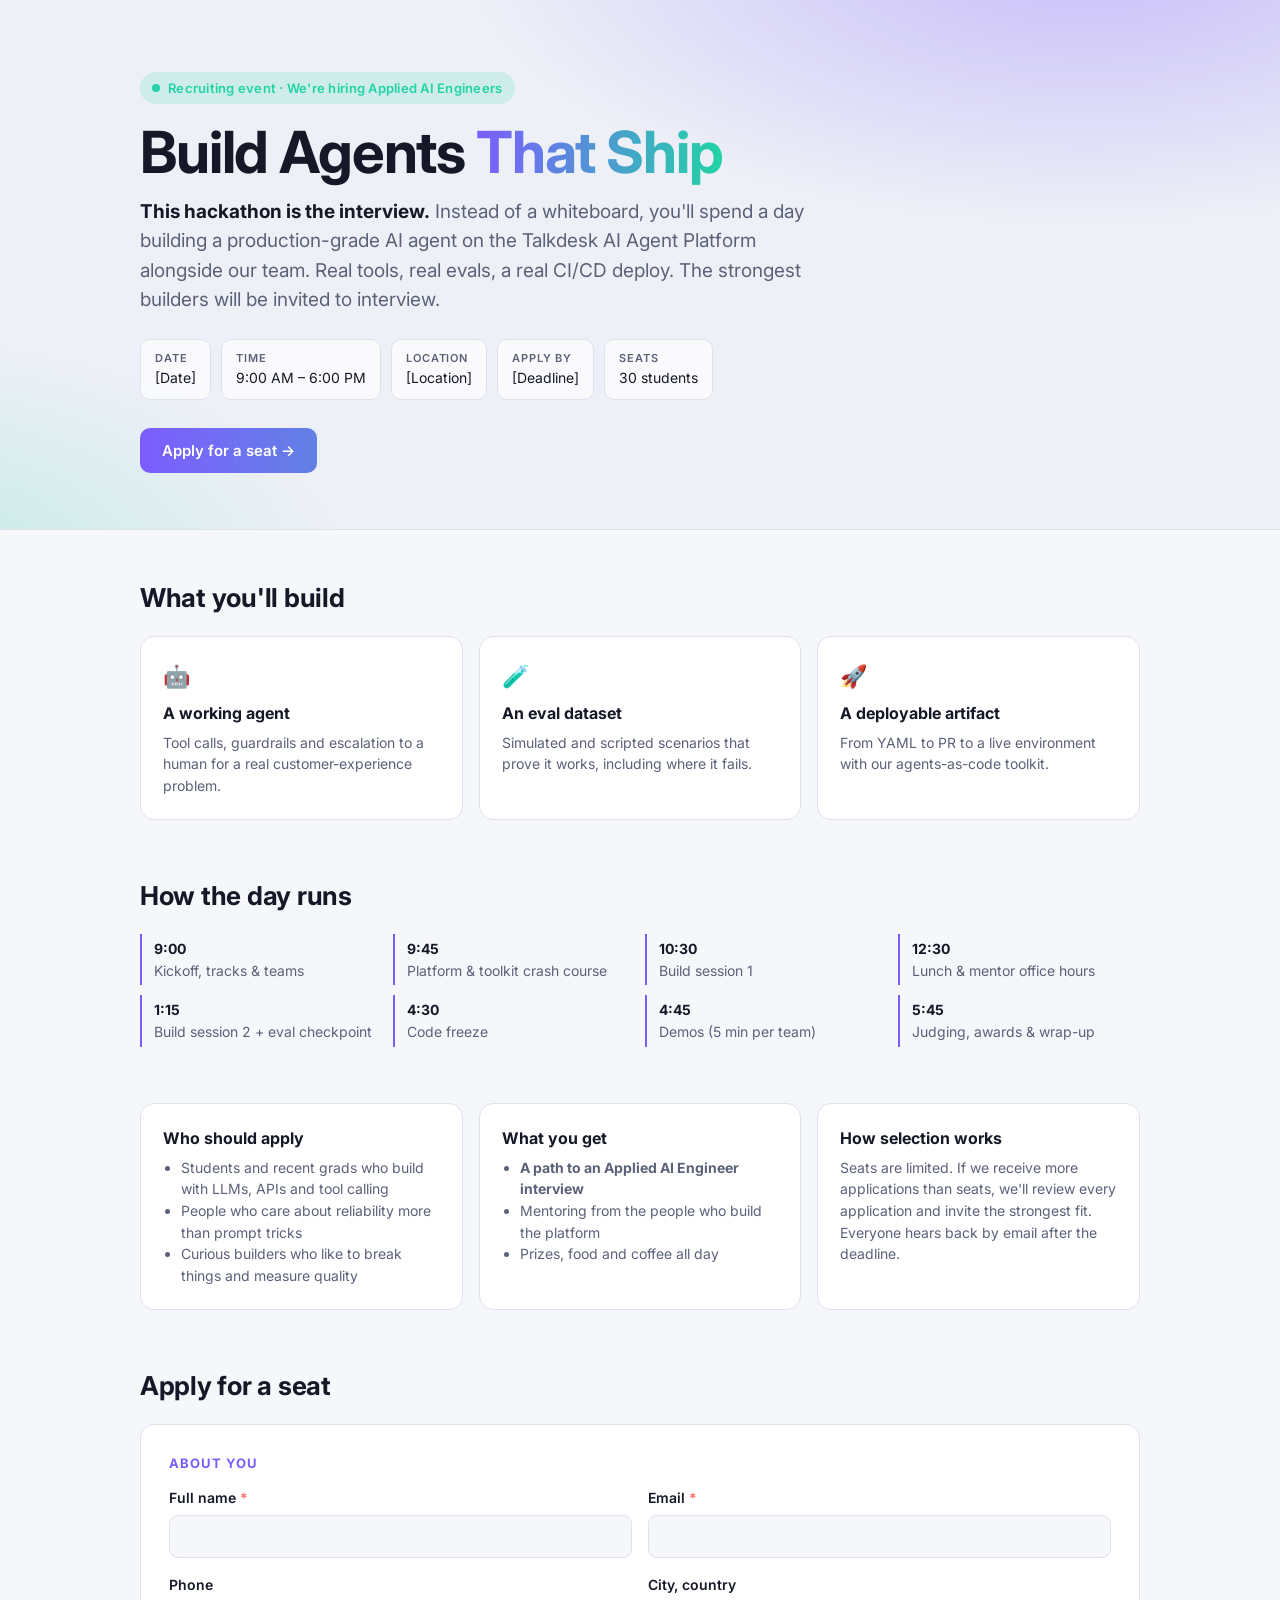
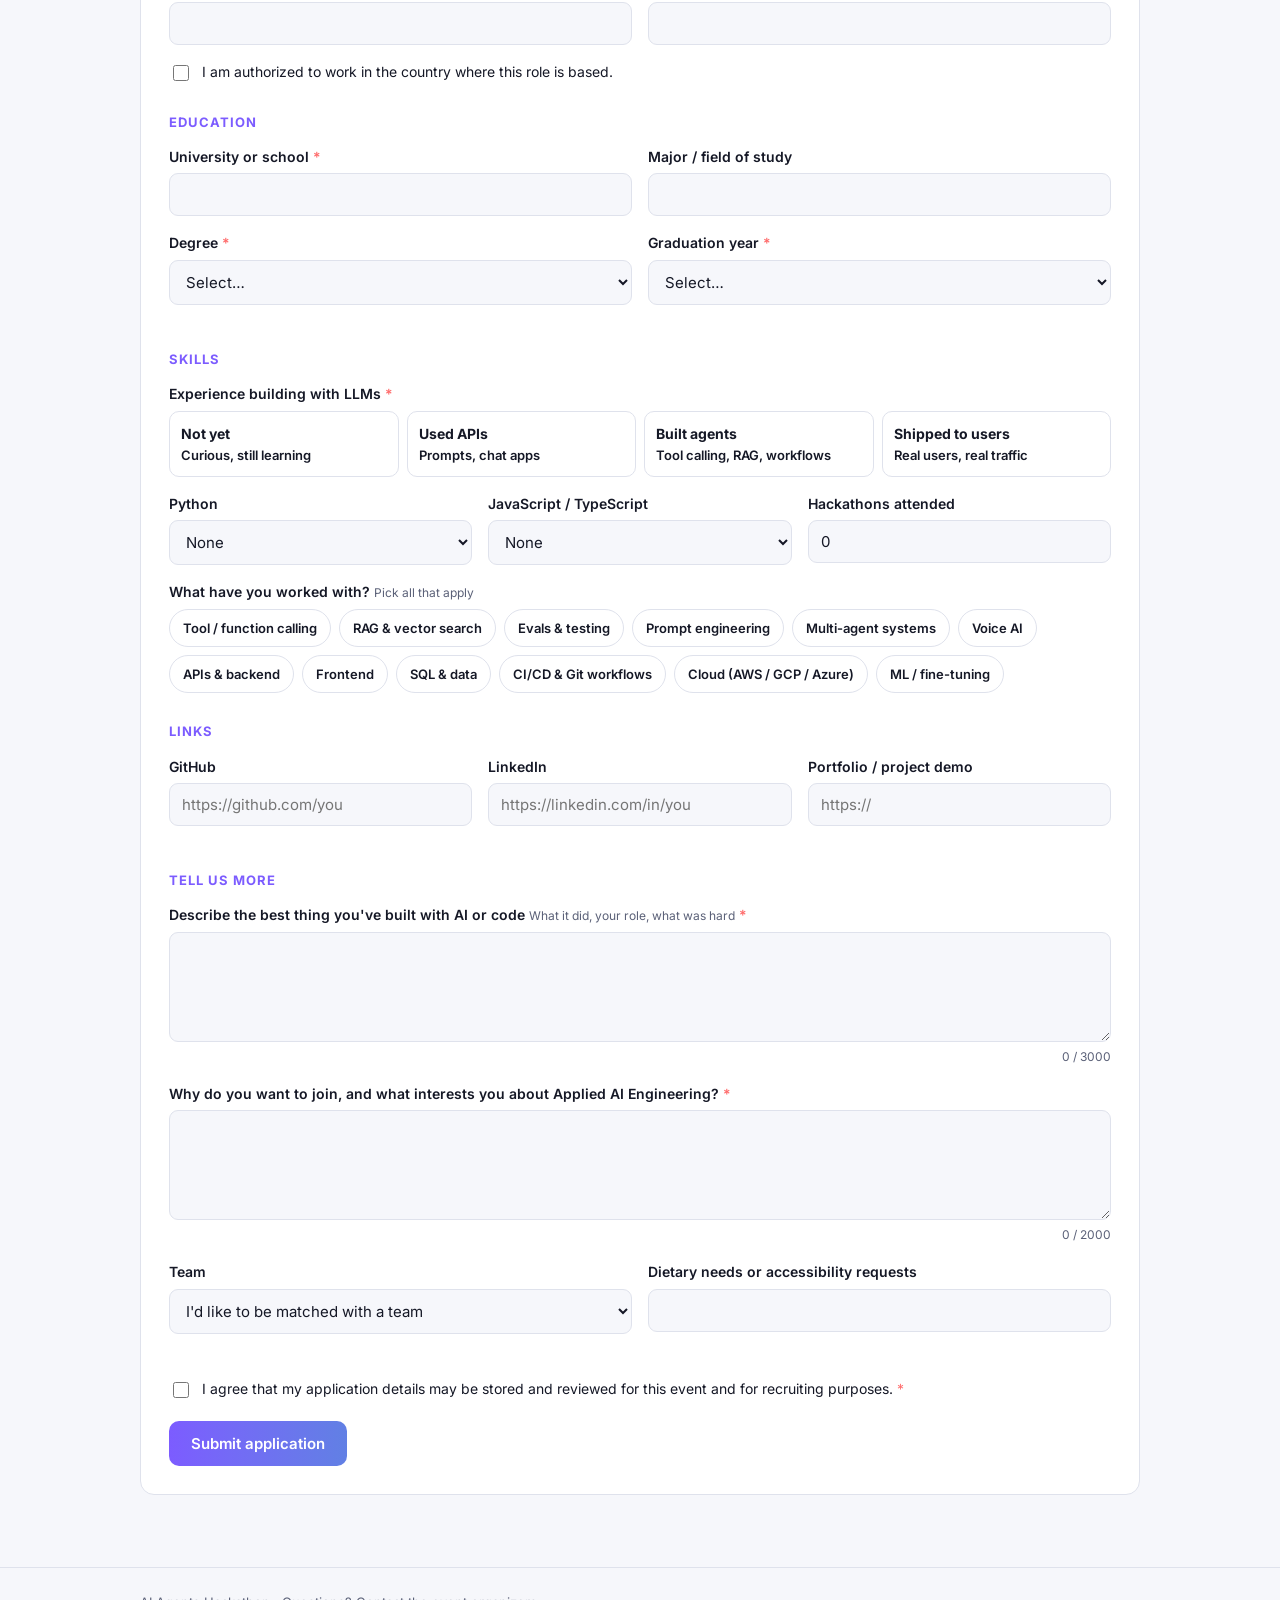
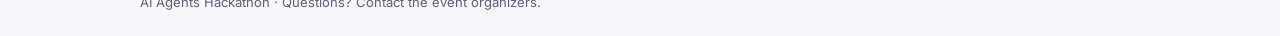
<file: index.html>
<!doctype html>
<html lang="en">
<head>
  <meta charset="utf-8" />
  <meta name="viewport" content="width=device-width, initial-scale=1" />
  <title>AI Agents Hackathon</title>
  <meta name="description" content="Recruiting hackathon for Applied AI Engineers: build a production-grade AI agent in one day." />
  <link rel="preconnect" href="https://fonts.googleapis.com" />
  <link href="https://fonts.googleapis.com/css2?family=Inter:wght@400;600;700;800&display=swap" rel="stylesheet" />
  <link rel="stylesheet" href="styles.css" />
  <link rel="icon" href="data:image/svg+xml,<svg xmlns='http://www.w3.org/2000/svg' viewBox='0 0 100 100'><text y='.9em' font-size='90'>⚡</text></svg>" />
</head>
<body>
  <header class="hero">
    <div class="wrap">
      <span class="badge">Recruiting event · We're hiring Applied AI Engineers</span>
      <h1>Build Agents <span>That Ship</span></h1>
      <p class="lede">
        <strong>This hackathon is the interview.</strong> Instead of a whiteboard, you'll spend a day building a
        production-grade AI agent on the Talkdesk AI Agent Platform alongside our team. Real tools, real evals,
        a real CI/CD deploy. The strongest builders will be invited to interview.
      </p>
      <div class="meta">
        <div><b>Date</b><span data-cfg="eventDate"></span></div>
        <div><b>Time</b>9:00 AM – 6:00 PM</div>
        <div><b>Location</b><span data-cfg="eventLocation"></span></div>
        <div><b>Apply by</b><span data-cfg="registrationDeadline"></span></div>
        <div><b>Seats</b><span data-cfg="capacity"></span> students</div>
      </div>
      <a class="btn" href="#register">Apply for a seat →</a>
    </div>
  </header>

  <main>
    <section class="info">
      <div class="wrap">
        <h2>What you'll build</h2>
        <div class="grid-3">
          <div class="card"><span class="icon">🤖</span><h3>A working agent</h3><p>Tool calls, guardrails and escalation to a human for a real customer-experience problem.</p></div>
          <div class="card"><span class="icon">🧪</span><h3>An eval dataset</h3><p>Simulated and scripted scenarios that prove it works, including where it fails.</p></div>
          <div class="card"><span class="icon">🚀</span><h3>A deployable artifact</h3><p>From YAML to PR to a live environment with our agents-as-code toolkit.</p></div>
        </div>
      </div>
    </section>

    <section class="info">
      <div class="wrap">
        <h2>How the day runs</h2>
        <div class="timeline">
          <div><b>9:00</b>Kickoff, tracks &amp; teams</div>
          <div><b>9:45</b>Platform &amp; toolkit crash course</div>
          <div><b>10:30</b>Build session 1</div>
          <div><b>12:30</b>Lunch &amp; mentor office hours</div>
          <div><b>1:15</b>Build session 2 + eval checkpoint</div>
          <div><b>4:30</b>Code freeze</div>
          <div><b>4:45</b>Demos (5 min per team)</div>
          <div><b>5:45</b>Judging, awards &amp; wrap-up</div>
        </div>
      </div>
    </section>

    <section class="info">
      <div class="wrap grid-3">
        <div class="card"><h3>Who should apply</h3><ul><li>Students and recent grads who build with LLMs, APIs and tool calling</li><li>People who care about reliability more than prompt tricks</li><li>Curious builders who like to break things and measure quality</li></ul></div>
        <div class="card"><h3>What you get</h3><ul><li><strong>A path to an Applied AI Engineer interview</strong></li><li>Mentoring from the people who build the platform</li><li>Prizes, food and coffee all day</li></ul></div>
        <div class="card"><h3>How selection works</h3><p>Seats are limited. If we receive more applications than seats, we'll review every application and invite the strongest fit. Everyone hears back by email after the deadline.</p></div>
      </div>
    </section>

    <section id="register">
      <div class="wrap">
        <h2>Apply for a seat</h2>
        <div id="success" class="card success" hidden>
          <div class="big">🎉</div>
          <h2>Application received</h2>
          <p class="muted">Thanks, <span id="success-name"></span>. We'll email you after the application deadline to let you know whether you have a seat.</p>
        </div>

        <form id="reg-form" class="card" novalidate>
          <div id="form-error" class="alert error" role="alert"></div>

          <fieldset>
            <legend>About you</legend>
            <div class="row">
              <div class="field"><label class="req" for="full_name">Full name</label><input id="full_name" name="full_name" type="text" required maxlength="120" autocomplete="name" /></div>
              <div class="field"><label class="req" for="email">Email</label><input id="email" name="email" type="email" required maxlength="200" autocomplete="email" /></div>
            </div>
            <div class="row">
              <div class="field"><label for="phone">Phone</label><input id="phone" name="phone" type="tel" maxlength="40" autocomplete="tel" /></div>
              <div class="field"><label for="location">City, country</label><input id="location" name="location" type="text" maxlength="120" /></div>
            </div>
            <label class="check"><input type="checkbox" name="work_authorized" id="work_authorized" /> I am authorized to work in the country where this role is based.</label>
          </fieldset>

          <fieldset>
            <legend>Education</legend>
            <div class="row">
              <div class="field"><label class="req" for="university">University or school</label><input id="university" name="university" type="text" required maxlength="160" /></div>
              <div class="field"><label for="major">Major / field of study</label><input id="major" name="major" type="text" maxlength="120" /></div>
            </div>
            <div class="row">
              <div class="field"><label class="req" for="degree_level">Degree</label>
                <select id="degree_level" name="degree_level" required>
                  <option value="">Select…</option>
                  <option value="bachelors">Bachelor's</option>
                  <option value="masters">Master's</option>
                  <option value="phd">PhD</option>
                  <option value="bootcamp">Bootcamp</option>
                  <option value="other">Other</option>
                </select>
              </div>
              <div class="field"><label class="req" for="graduation_year">Graduation year</label><select id="graduation_year" name="graduation_year" required></select></div>
            </div>
          </fieldset>

          <fieldset>
            <legend>Skills</legend>
            <div class="field" style="margin-bottom:16px">
              <label class="req">Experience building with LLMs</label>
              <div class="radios">
                <label class="radio"><input type="radio" name="llm_experience" value="none" required /><span><b>Not yet</b>Curious, still learning</span></label>
                <label class="radio"><input type="radio" name="llm_experience" value="used_apis" /><span><b>Used APIs</b>Prompts, chat apps</span></label>
                <label class="radio"><input type="radio" name="llm_experience" value="built_agents" /><span><b>Built agents</b>Tool calling, RAG, workflows</span></label>
                <label class="radio"><input type="radio" name="llm_experience" value="shipped_production" /><span><b>Shipped to users</b>Real users, real traffic</span></label>
              </div>
            </div>
            <div class="row three">
              <div class="field"><label for="python_level">Python</label><select id="python_level" name="python_level" class="level"></select></div>
              <div class="field"><label for="javascript_level">JavaScript / TypeScript</label><select id="javascript_level" name="javascript_level" class="level"></select></div>
              <div class="field"><label for="hackathons_count">Hackathons attended</label><input id="hackathons_count" name="hackathons_count" type="number" min="0" max="100" value="0" /></div>
            </div>
            <div class="field">
              <label>What have you worked with? <span class="hint">Pick all that apply</span></label>
              <div class="chips" id="skills"></div>
            </div>
          </fieldset>

          <fieldset>
            <legend>Links</legend>
            <div class="row three">
              <div class="field"><label for="github_url">GitHub</label><input id="github_url" name="github_url" type="url" placeholder="https://github.com/you" maxlength="300" /></div>
              <div class="field"><label for="linkedin_url">LinkedIn</label><input id="linkedin_url" name="linkedin_url" type="url" placeholder="https://linkedin.com/in/you" maxlength="300" /></div>
              <div class="field"><label for="portfolio_url">Portfolio / project demo</label><input id="portfolio_url" name="portfolio_url" type="url" placeholder="https://" maxlength="300" /></div>
            </div>
          </fieldset>

          <fieldset>
            <legend>Tell us more</legend>
            <div class="field" style="margin-bottom:16px">
              <label class="req" for="project_description">Describe the best thing you've built with AI or code <span class="hint">What it did, your role, what was hard</span></label>
              <textarea id="project_description" name="project_description" required minlength="20" maxlength="3000"></textarea>
              <div class="counter" data-for="project_description"></div>
            </div>
            <div class="field" style="margin-bottom:16px">
              <label class="req" for="why_join">Why do you want to join, and what interests you about Applied AI Engineering?</label>
              <textarea id="why_join" name="why_join" required minlength="20" maxlength="2000"></textarea>
              <div class="counter" data-for="why_join"></div>
            </div>
            <div class="row">
              <div class="field"><label for="team_status">Team</label>
                <select id="team_status" name="team_status">
                  <option value="need_team">I'd like to be matched with a team</option>
                  <option value="have_team">I'm applying with a team</option>
                </select>
              </div>
              <div class="field"><label for="dietary_needs">Dietary needs or accessibility requests</label><input id="dietary_needs" name="dietary_needs" type="text" maxlength="300" /></div>
            </div>
          </fieldset>

          <label class="check" style="margin-bottom:20px"><input type="checkbox" id="consent" name="consent" required /> <span class="req">I agree that my application details may be stored and reviewed for this event and for recruiting purposes.</span></label>

          <button class="btn" type="submit" id="submit-btn">Submit application</button>
        </form>
      </div>
    </section>
  </main>

  <footer><div class="wrap">AI Agents Hackathon · Questions? Contact the event organizers.</div></footer>

  <script src="config.js"></script>
  <script src="app.js"></script>
</body>
</html>
</file>
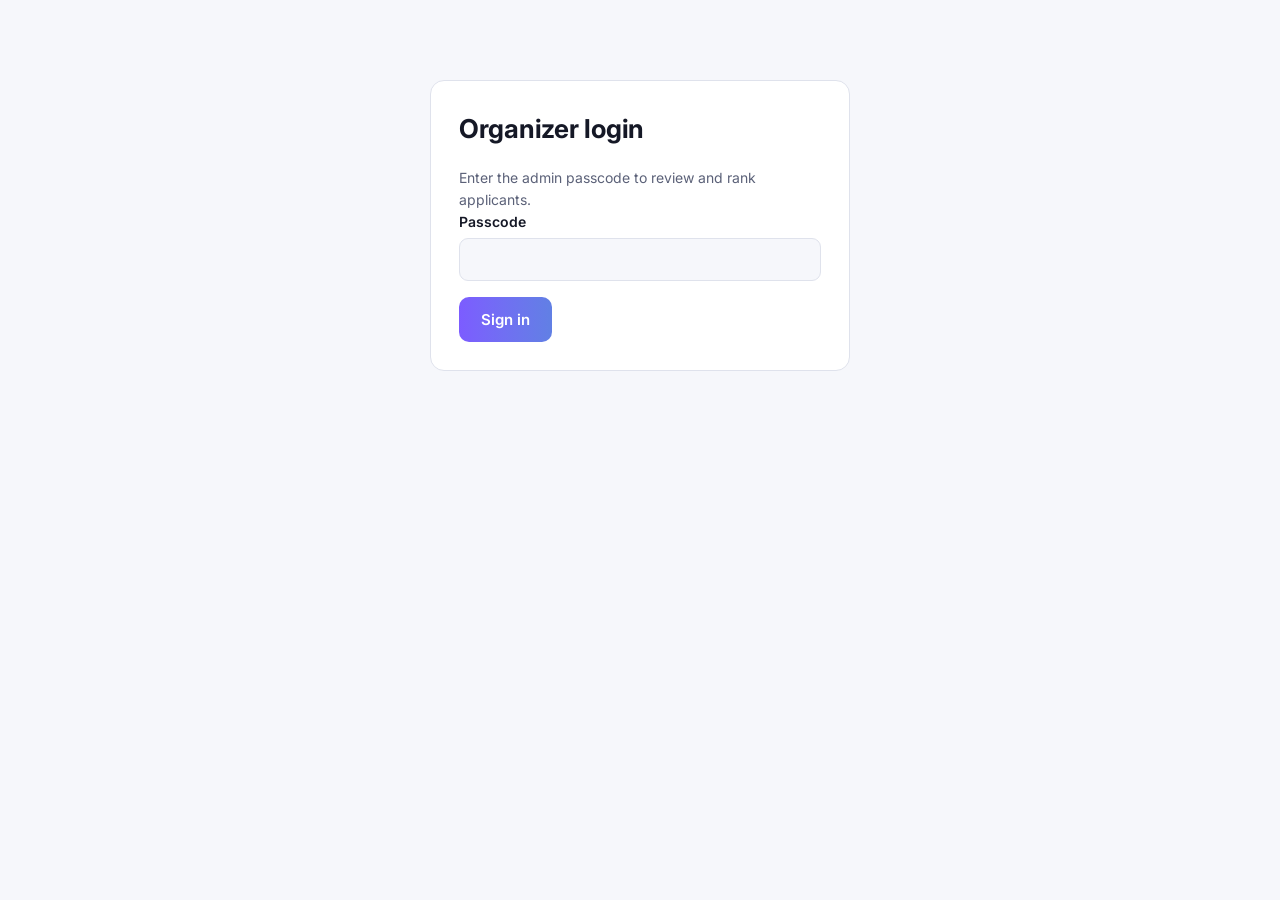
<file: admin.html>
<!doctype html>
<html lang="en">
<head>
  <meta charset="utf-8" />
  <meta name="viewport" content="width=device-width, initial-scale=1" />
  <meta name="robots" content="noindex, nofollow" />
  <title>Hackathon Applicant Ranking</title>
  <link rel="preconnect" href="https://fonts.googleapis.com" />
  <link href="https://fonts.googleapis.com/css2?family=Inter:wght@400;600;700;800&display=swap" rel="stylesheet" />
  <link rel="stylesheet" href="styles.css" />
</head>
<body>
  <div class="wrap">
    <form id="login" class="card login">
      <h2>Organizer login</h2>
      <p class="muted">Enter the admin passcode to review and rank applicants.</p>
      <div id="login-error" class="alert error" role="alert"></div>
      <div class="field" style="margin-bottom:16px"><label for="passcode">Passcode</label><input id="passcode" type="password" autocomplete="current-password" required /></div>
      <button class="btn" type="submit">Sign in</button>
    </form>

    <div id="app" hidden>
      <div class="admin-bar">
        <h2 style="margin:0">Applicant ranking</h2>
        <div class="group">
          <input id="search" type="text" placeholder="Search name, school, email…" style="width:220px" />
          <select id="filter" style="width:150px">
            <option value="">All statuses</option>
            <option value="pending">Pending</option>
            <option value="invited">Invited</option>
            <option value="waitlisted">Waitlisted</option>
            <option value="declined">Declined</option>
          </select>
          <button class="btn ghost small" id="refresh">Refresh</button>
          <button class="btn ghost small" id="export">Export CSV</button>
          <button class="btn ghost small" id="logout">Sign out</button>
        </div>
      </div>

      <div class="stats" id="stats"></div>

      <div class="card" style="margin-bottom:16px; display:flex; gap:12px; align-items:center; flex-wrap:wrap">
        <div style="flex:1; min-width:260px">
          <b>Apply the cutoff</b>
          <div class="muted" style="font-size:13px">Invites the top <i>N</i> by final score (excluding declined) and waitlists everyone else. The dashed line in the table marks the current cutoff.</div>
        </div>
        <label for="capacity" style="font-weight:600">Seats</label>
        <input id="capacity" type="number" min="1" max="1000" style="width:90px" />
        <button class="btn small" id="apply-cutoff">Invite top N</button>
      </div>

      <div class="table-wrap">
        <table>
          <thead>
            <tr>
              <th>Rank</th><th>Final</th><th>Auto</th><th>Adj</th><th>Name</th><th>School</th>
              <th>Grad</th><th>LLM exp.</th><th>Py / JS</th><th>Skills</th><th>Status</th><th>Applied</th>
            </tr>
          </thead>
          <tbody id="rows"></tbody>
        </table>
      </div>
      <p class="muted" style="font-size:13px; margin: 12px 0 40px">
        Click a row to read the full application and adjust its score (±20), status and notes.
        Auto score (0–100) weighs LLM experience, Python/JS level, skills, GitHub/portfolio, hackathons, depth of written answers, degree, graduation timing and work authorization. See README for the full rubric.
      </p>
    </div>
  </div>

  <script src="config.js"></script>
  <script src="admin.js"></script>
</body>
</html>
</file>
<file: styles.css>
:root {
  --bg: #0b0d14;
  --bg-2: #11141e;
  --card: #151926;
  --line: #262b3d;
  --text: #e8eaf2;
  --muted: #9aa1b8;
  --accent: #7c5cff;
  --accent-2: #22d3a6;
  --danger: #ff6b6b;
  --warn: #ffb547;
  --radius: 14px;
  --font: "Inter", system-ui, -apple-system, Segoe UI, Roboto, sans-serif;
}
@media (prefers-color-scheme: light) {
  :root {
    --bg: #f6f7fb;
    --bg-2: #eef0f7;
    --card: #ffffff;
    --line: #dfe2ec;
    --text: #151826;
    --muted: #5b6178;
  }
}
* { box-sizing: border-box; }
html, body { margin: 0; }
body {
  background: var(--bg);
  color: var(--text);
  font-family: var(--font);
  line-height: 1.55;
  -webkit-font-smoothing: antialiased;
}
a { color: var(--accent); }
.wrap { max-width: 1040px; margin: 0 auto; padding: 0 20px; }

/* Hero */
.hero {
  position: relative;
  overflow: hidden;
  padding: 72px 0 56px;
  border-bottom: 1px solid var(--line);
  background:
    radial-gradient(900px 400px at 85% -10%, color-mix(in srgb, var(--accent) 35%, transparent), transparent 70%),
    radial-gradient(700px 360px at -10% 110%, color-mix(in srgb, var(--accent-2) 22%, transparent), transparent 70%),
    var(--bg-2);
}
.badge {
  display: inline-flex; align-items: center; gap: 8px;
  padding: 6px 12px; border-radius: 999px;
  background: color-mix(in srgb, var(--accent-2) 16%, transparent);
  color: var(--accent-2); font-weight: 600; font-size: 13px; letter-spacing: .02em;
}
.badge::before { content: ""; width: 8px; height: 8px; border-radius: 50%; background: currentColor; }
.hero h1 { font-size: clamp(34px, 6vw, 58px); line-height: 1.05; margin: 18px 0 14px; letter-spacing: -.02em; }
.hero h1 span {
  background: linear-gradient(90deg, var(--accent), var(--accent-2));
  -webkit-background-clip: text; background-clip: text; color: transparent;
}
.hero .lede { font-size: clamp(16px, 2.2vw, 19px); color: var(--muted); max-width: 680px; margin: 0 0 24px; }
.hero .lede strong { color: var(--text); }
.meta { display: flex; flex-wrap: wrap; gap: 10px; margin-bottom: 28px; }
.meta div {
  padding: 10px 14px; border: 1px solid var(--line); border-radius: 10px;
  background: color-mix(in srgb, var(--card) 70%, transparent); font-size: 14px;
}
.meta b { display: block; font-size: 11px; text-transform: uppercase; letter-spacing: .08em; color: var(--muted); font-weight: 600; }
.btn {
  display: inline-flex; align-items: center; justify-content: center; gap: 8px;
  padding: 13px 22px; border-radius: 10px; border: 0; cursor: pointer;
  background: linear-gradient(90deg, var(--accent), color-mix(in srgb, var(--accent) 70%, var(--accent-2)));
  color: #fff; font: 600 15px var(--font); text-decoration: none;
  transition: transform .15s, box-shadow .15s;
}
.btn:hover { transform: translateY(-1px); box-shadow: 0 8px 24px color-mix(in srgb, var(--accent) 35%, transparent); }
.btn:disabled { opacity: .6; cursor: progress; transform: none; }
.btn.ghost { background: transparent; color: var(--text); border: 1px solid var(--line); }
.btn.small { padding: 8px 12px; font-size: 13px; }

/* Sections */
section.info { padding: 48px 0 8px; }
.grid-3 { display: grid; grid-template-columns: repeat(3, 1fr); gap: 16px; }
.card {
  background: var(--card); border: 1px solid var(--line); border-radius: var(--radius); padding: 22px;
}
.card h3 { margin: 0 0 6px; font-size: 16px; }
.card p, .card li { color: var(--muted); font-size: 14px; margin: 0; }
.card ul { margin: 0; padding-left: 18px; }
.icon { font-size: 22px; margin-bottom: 8px; display: block; }
h2 { font-size: 26px; letter-spacing: -.01em; margin: 0 0 18px; }
.timeline { display: grid; grid-template-columns: repeat(4, 1fr); gap: 10px; }
.timeline div { border-left: 2px solid var(--accent); padding: 4px 0 4px 12px; font-size: 14px; color: var(--muted); }
.timeline b { color: var(--text); display: block; }

/* Form */
#register { padding: 48px 0 72px; }
form.card { padding: 28px; }
fieldset { border: 0; padding: 0; margin: 0 0 28px; }
legend {
  font-weight: 700; font-size: 13px; text-transform: uppercase; letter-spacing: .08em;
  color: var(--accent); margin-bottom: 14px; padding: 0;
}
.row { display: grid; grid-template-columns: 1fr 1fr; gap: 16px; margin-bottom: 16px; }
.row.three { grid-template-columns: 1fr 1fr 1fr; }
.field { display: flex; flex-direction: column; gap: 6px; }
label { font-size: 14px; font-weight: 600; }
.hint { font-size: 12px; color: var(--muted); font-weight: 400; }
.req::after { content: " *"; color: var(--danger); }
input[type=text], input[type=email], input[type=tel], input[type=url], input[type=number], input[type=password], select, textarea {
  width: 100%; padding: 11px 12px; border-radius: 9px; border: 1px solid var(--line);
  background: var(--bg); color: var(--text); font: 15px var(--font);
}
textarea { min-height: 110px; resize: vertical; }
input:focus, select:focus, textarea:focus { outline: 2px solid color-mix(in srgb, var(--accent) 60%, transparent); outline-offset: 1px; border-color: var(--accent); }
.counter { font-size: 12px; color: var(--muted); text-align: right; }
.chips { display: flex; flex-wrap: wrap; gap: 8px; }
.chip input { position: absolute; opacity: 0; pointer-events: none; }
.chip span {
  display: inline-block; padding: 8px 13px; border-radius: 999px; border: 1px solid var(--line);
  font-size: 13px; cursor: pointer; user-select: none; transition: all .12s;
}
.chip input:checked + span { background: color-mix(in srgb, var(--accent) 22%, transparent); border-color: var(--accent); color: var(--text); }
.chip input:focus-visible + span { outline: 2px solid var(--accent); }
.radios { display: grid; grid-template-columns: repeat(4, 1fr); gap: 8px; }
.radio input { position: absolute; opacity: 0; }
.radio span {
  display: block; height: 100%; padding: 11px; border: 1px solid var(--line); border-radius: 10px; cursor: pointer; font-size: 13px;
}
.radio span b { display: block; font-size: 14px; }
.radio input:checked + span { border-color: var(--accent); background: color-mix(in srgb, var(--accent) 14%, transparent); }
.radio input:focus-visible + span { outline: 2px solid var(--accent); }
.check { display: flex; gap: 10px; align-items: flex-start; font-size: 14px; font-weight: 400; }
.check input { margin-top: 4px; accent-color: var(--accent); width: 16px; height: 16px; }
.alert { padding: 12px 14px; border-radius: 10px; font-size: 14px; margin-bottom: 16px; display: none; }
.alert.show { display: block; }
.alert.error { background: color-mix(in srgb, var(--danger) 14%, transparent); border: 1px solid var(--danger); }
.success { text-align: center; padding: 48px 24px; }
.success .big { font-size: 48px; }
footer { border-top: 1px solid var(--line); padding: 24px 0; color: var(--muted); font-size: 13px; }

/* Admin */
.admin-bar { display: flex; flex-wrap: wrap; gap: 10px; align-items: center; justify-content: space-between; margin: 24px 0 16px; }
.admin-bar .group { display: flex; gap: 8px; align-items: center; flex-wrap: wrap; }
.stats { display: grid; grid-template-columns: repeat(5, 1fr); gap: 12px; margin-bottom: 16px; }
.stat { background: var(--card); border: 1px solid var(--line); border-radius: 12px; padding: 14px; }
.stat b { display: block; font-size: 26px; }
.stat span { font-size: 12px; color: var(--muted); text-transform: uppercase; letter-spacing: .06em; }
.table-wrap { overflow-x: auto; border: 1px solid var(--line); border-radius: var(--radius); background: var(--card); }
table { border-collapse: collapse; width: 100%; font-size: 14px; }
th, td { padding: 10px 12px; text-align: left; border-bottom: 1px solid var(--line); white-space: nowrap; }
th { font-size: 11px; text-transform: uppercase; letter-spacing: .07em; color: var(--muted); background: var(--bg-2); position: sticky; top: 0; }
tr.main { cursor: pointer; }
tr.main:hover { background: color-mix(in srgb, var(--accent) 6%, transparent); }
tr.cutoff td { border-bottom: 2px dashed var(--warn); }
tr.detail td { white-space: normal; background: var(--bg-2); }
.score { font-weight: 700; font-variant-numeric: tabular-nums; }
.pill { display: inline-block; padding: 3px 9px; border-radius: 999px; font-size: 12px; font-weight: 600; }
.pill.pending { background: color-mix(in srgb, var(--muted) 20%, transparent); }
.pill.invited { background: color-mix(in srgb, var(--accent-2) 22%, transparent); color: var(--accent-2); }
.pill.waitlisted { background: color-mix(in srgb, var(--warn) 22%, transparent); color: var(--warn); }
.pill.declined { background: color-mix(in srgb, var(--danger) 18%, transparent); color: var(--danger); }
.detail-grid { display: grid; grid-template-columns: 2fr 1fr; gap: 20px; }
.detail-grid h4 { margin: 0 0 4px; font-size: 12px; text-transform: uppercase; letter-spacing: .06em; color: var(--muted); }
.detail-grid p { margin: 0 0 12px; white-space: pre-wrap; }
.login { max-width: 420px; margin: 80px auto; }
.muted { color: var(--muted); }

@media (max-width: 760px) {
  .grid-3, .row, .row.three, .timeline, .detail-grid { grid-template-columns: 1fr; }
  .radios { grid-template-columns: 1fr 1fr; }
  .stats { grid-template-columns: repeat(2, 1fr); }
  .wrap { padding: 0 16px; }
  form.card { padding: 20px; }
}
</file>
